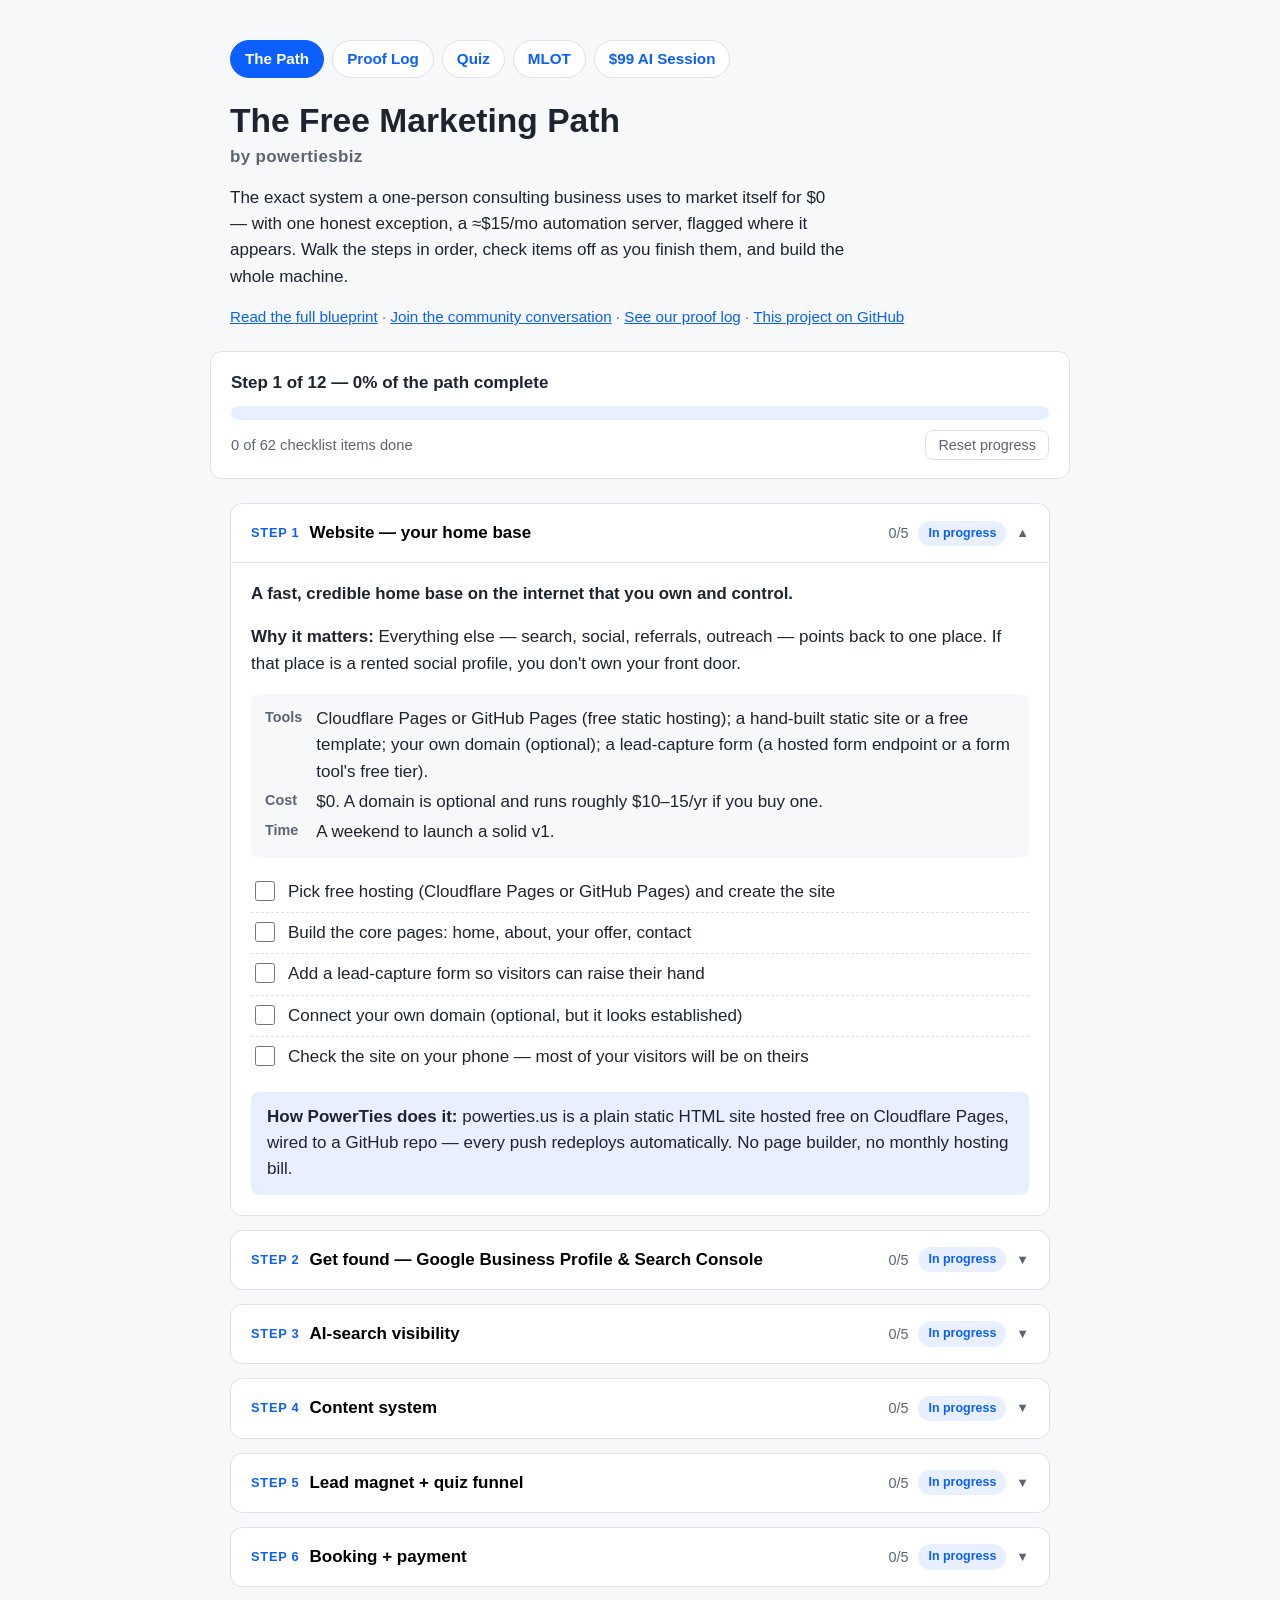
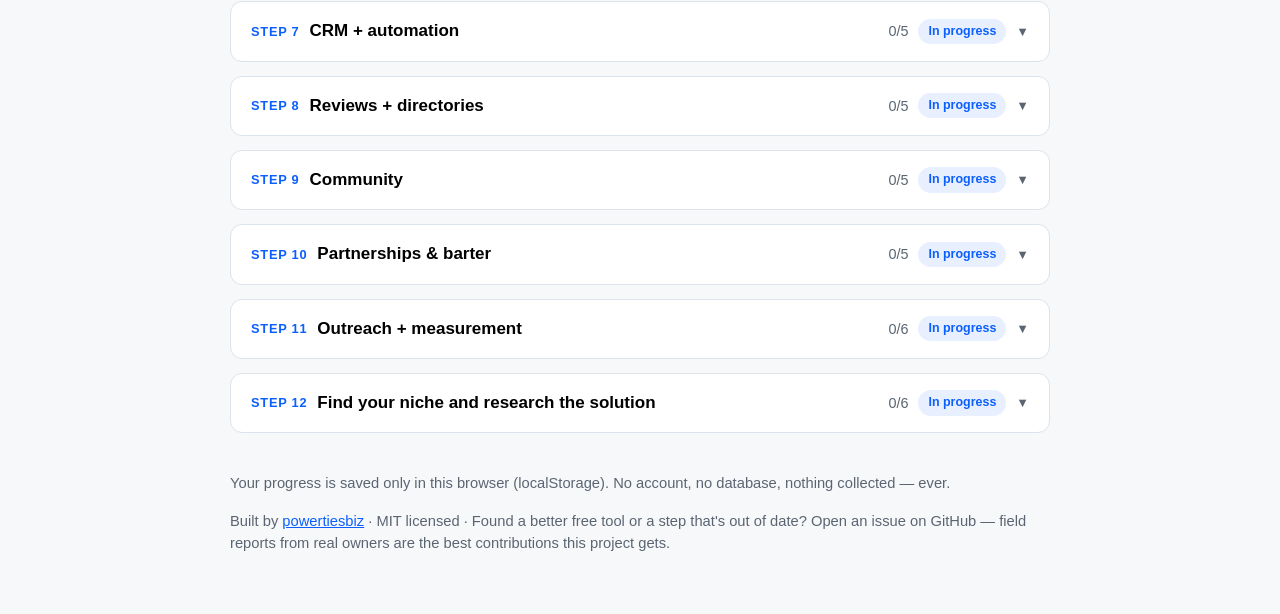
<file: index.html>
<!DOCTYPE html>
<html lang="en">
<head>
<meta charset="utf-8">
<meta name="viewport" content="width=device-width, initial-scale=1">
<title>The Free Marketing Path — by powertiesbiz</title>
<meta name="description" content="A step-by-step guided path to market your business for free (or nearly): the exact system PowerTies runs. Website, SEO, content, funnels, booking, CRM + automation, reviews, community, partnerships, outreach, finding your niche.">
<link rel="stylesheet" href="styles.css">
</head>
<body>
<header class="site-head">
  <nav class="site-nav" aria-label="Site">
    <a href="index.html" aria-current="page">The Path</a>
    <a href="proof-log.html">Proof Log</a>
    <a href="quiz.html">Quiz</a>
    <a href="mlot.html">MLOT</a>
    <a href="ai-session.html">$99 AI Session</a>
  </nav>
  <h1>The Free Marketing Path</h1>
  <p class="byline">by powertiesbiz</p>
  <p class="lede">The exact system a one-person consulting business uses to market itself for $0 — with one honest exception, a ≈$15/mo automation server, flagged where it appears. Walk the steps in order, check items off as you finish them, and build the whole machine.</p>
  <p class="head-links">
    <a href="docs/the-path.md">Read the full blueprint</a> ·
    <a href="docs/community-plan.md">Join the community conversation</a> ·
    <a href="proof-log.html">See our proof log</a> ·
    <a href="https://github.com/powertiesbiz-ai/free-marketing-path">This project on GitHub</a>
  </p>
</header>

<section class="progress-card" aria-label="Your progress">
  <p id="progress-status" class="progress-status">Step 1 of 12 — 0% of the path complete</p>
  <div class="progress-bar" role="progressbar" aria-label="Path completion">
    <div id="progress-fill" class="progress-fill" style="width:0%"></div>
  </div>
  <div class="progress-row">
    <span id="progress-count" class="progress-count">0 checklist items done</span>
    <button id="reset-progress" class="reset-btn" type="button">Reset progress</button>
  </div>
</section>

<main id="steps" aria-label="The steps"></main>

<footer class="site-foot">
  <p>Your progress is saved only in this browser (localStorage). No account, no database, nothing collected — ever.</p>
  <p>Built by <a href="https://github.com/powertiesbiz-ai">powertiesbiz</a> · MIT licensed · Found a better free tool or a step that's out of date? Open an issue on GitHub — field reports from real owners are the best contributions this project gets.</p>
</footer>

<script src="app.js"></script>
</body>
</html>
</file>
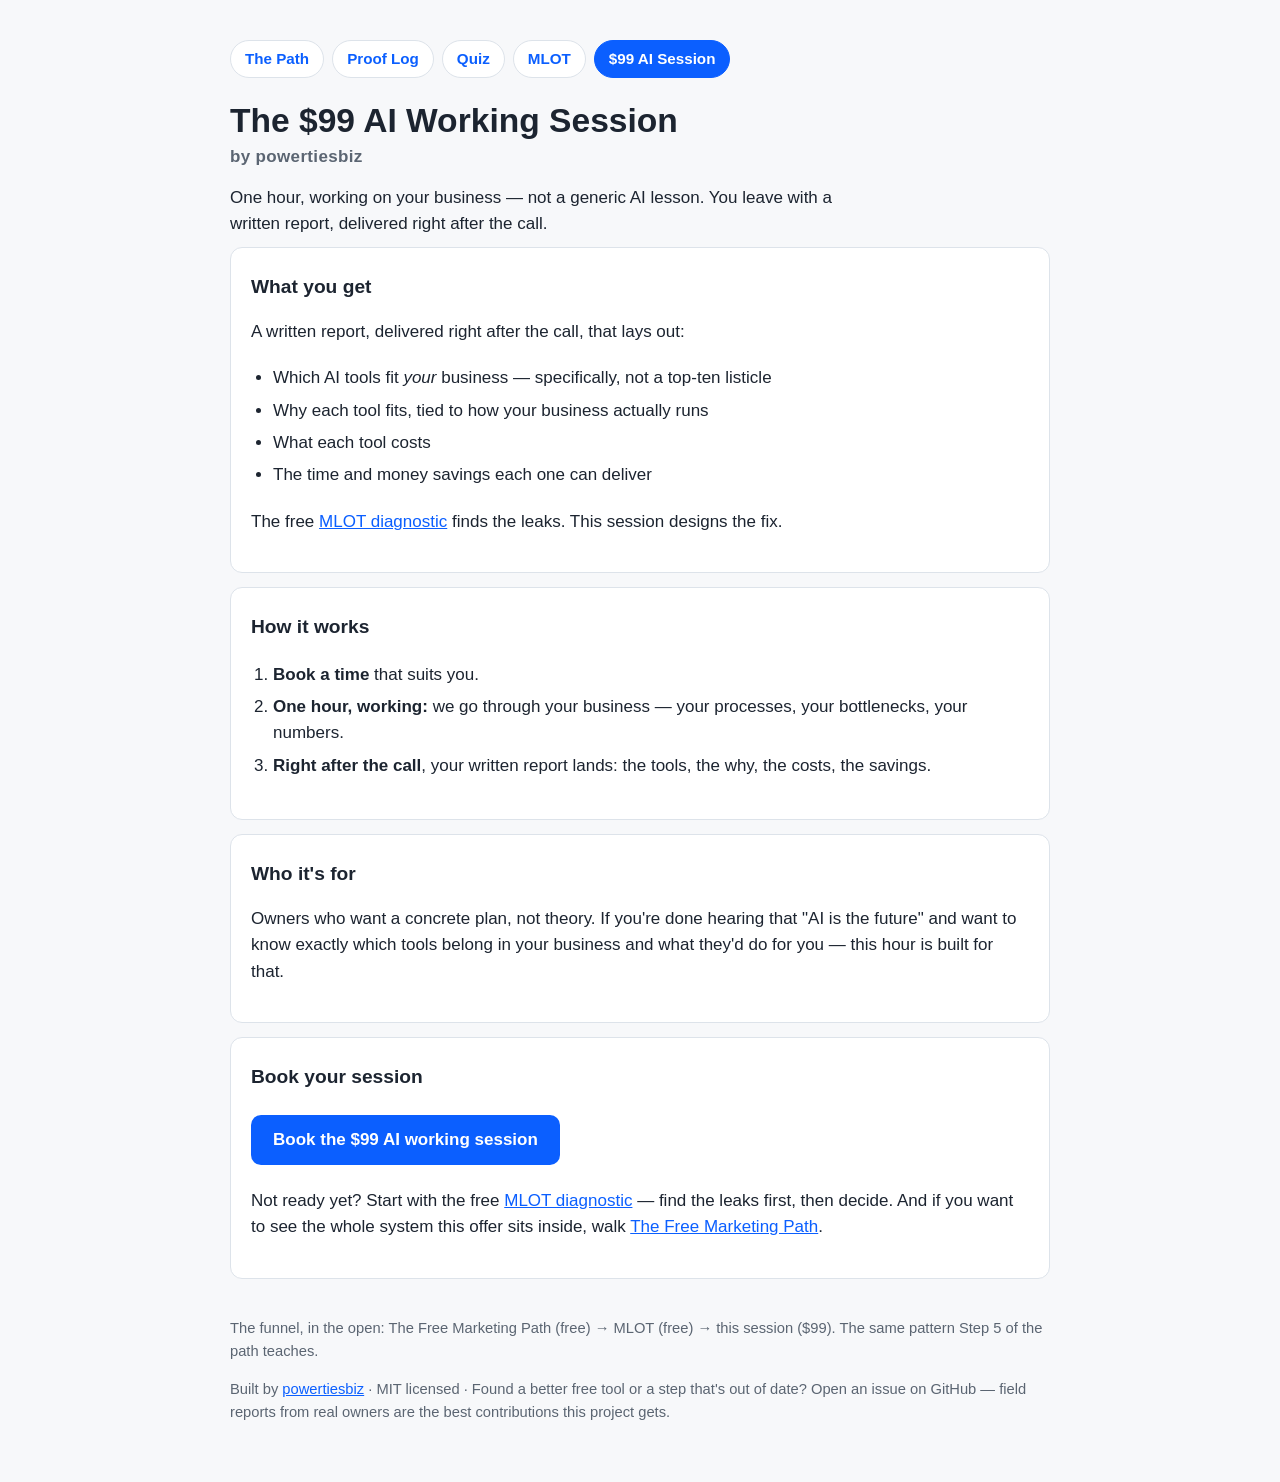
<file: ai-session.html>
<!DOCTYPE html>
<html lang="en">
<head>
<meta charset="utf-8">
<meta name="viewport" content="width=device-width, initial-scale=1">
<title>The $99 AI Working Session — by powertiesbiz</title>
<meta name="description" content="A one-hour AI working session — not a generic lesson. You get a written report right after the call: which AI tools fit your business, why, what they cost, and the time and money savings.">
<link rel="stylesheet" href="styles.css">
</head>
<body>
<header class="site-head">
  <nav class="site-nav" aria-label="Site">
    <a href="index.html">The Path</a>
    <a href="proof-log.html">Proof Log</a>
    <a href="quiz.html">Quiz</a>
    <a href="mlot.html">MLOT</a>
    <a href="ai-session.html" aria-current="page">$99 AI Session</a>
  </nav>
  <h1>The $99 AI Working Session</h1>
  <p class="byline">by powertiesbiz</p>
  <p class="lede">One hour, working on your business — not a generic AI lesson. You leave with a written report, delivered right after the call.</p>
</header>

<main>
  <section class="page-card">
    <h2>What you get</h2>
    <p>A written report, delivered right after the call, that lays out:</p>
    <ul>
      <li>Which AI tools fit <em>your</em> business — specifically, not a top-ten listicle</li>
      <li>Why each tool fits, tied to how your business actually runs</li>
      <li>What each tool costs</li>
      <li>The time and money savings each one can deliver</li>
    </ul>
    <p>The free <a href="mlot.html">MLOT diagnostic</a> finds the leaks. This session designs the fix.</p>
  </section>

  <section class="page-card">
    <h2>How it works</h2>
    <ol>
      <li><strong>Book a time</strong> that suits you.</li>
      <li><strong>One hour, working:</strong> we go through your business — your processes, your bottlenecks, your numbers.</li>
      <li><strong>Right after the call</strong>, your written report lands: the tools, the why, the costs, the savings.</li>
    </ol>
  </section>

  <section class="page-card">
    <h2>Who it's for</h2>
    <p>Owners who want a concrete plan, not theory. If you're done hearing that "AI is the future" and want to know exactly which tools belong in your business and what they'd do for you — this hour is built for that.</p>
  </section>

  <section class="page-card">
    <h2>Book your session</h2>
    <p><a class="cta-btn" href="https://calendly.com/powertiesbiz">Book the $99 AI working session</a></p>
    <p>Not ready yet? Start with the free <a href="mlot.html">MLOT diagnostic</a> — find the leaks first, then decide. And if you want to see the whole system this offer sits inside, walk <a href="index.html">The Free Marketing Path</a>.</p>
  </section>
</main>

<footer class="site-foot">
  <p>The funnel, in the open: The Free Marketing Path (free) → MLOT (free) → this session ($99). The same pattern Step 5 of the path teaches.</p>
  <p>Built by <a href="https://github.com/powertiesbiz-ai">powertiesbiz</a> · MIT licensed · Found a better free tool or a step that's out of date? Open an issue on GitHub — field reports from real owners are the best contributions this project gets.</p>
</footer>
</body>
</html>
</file>
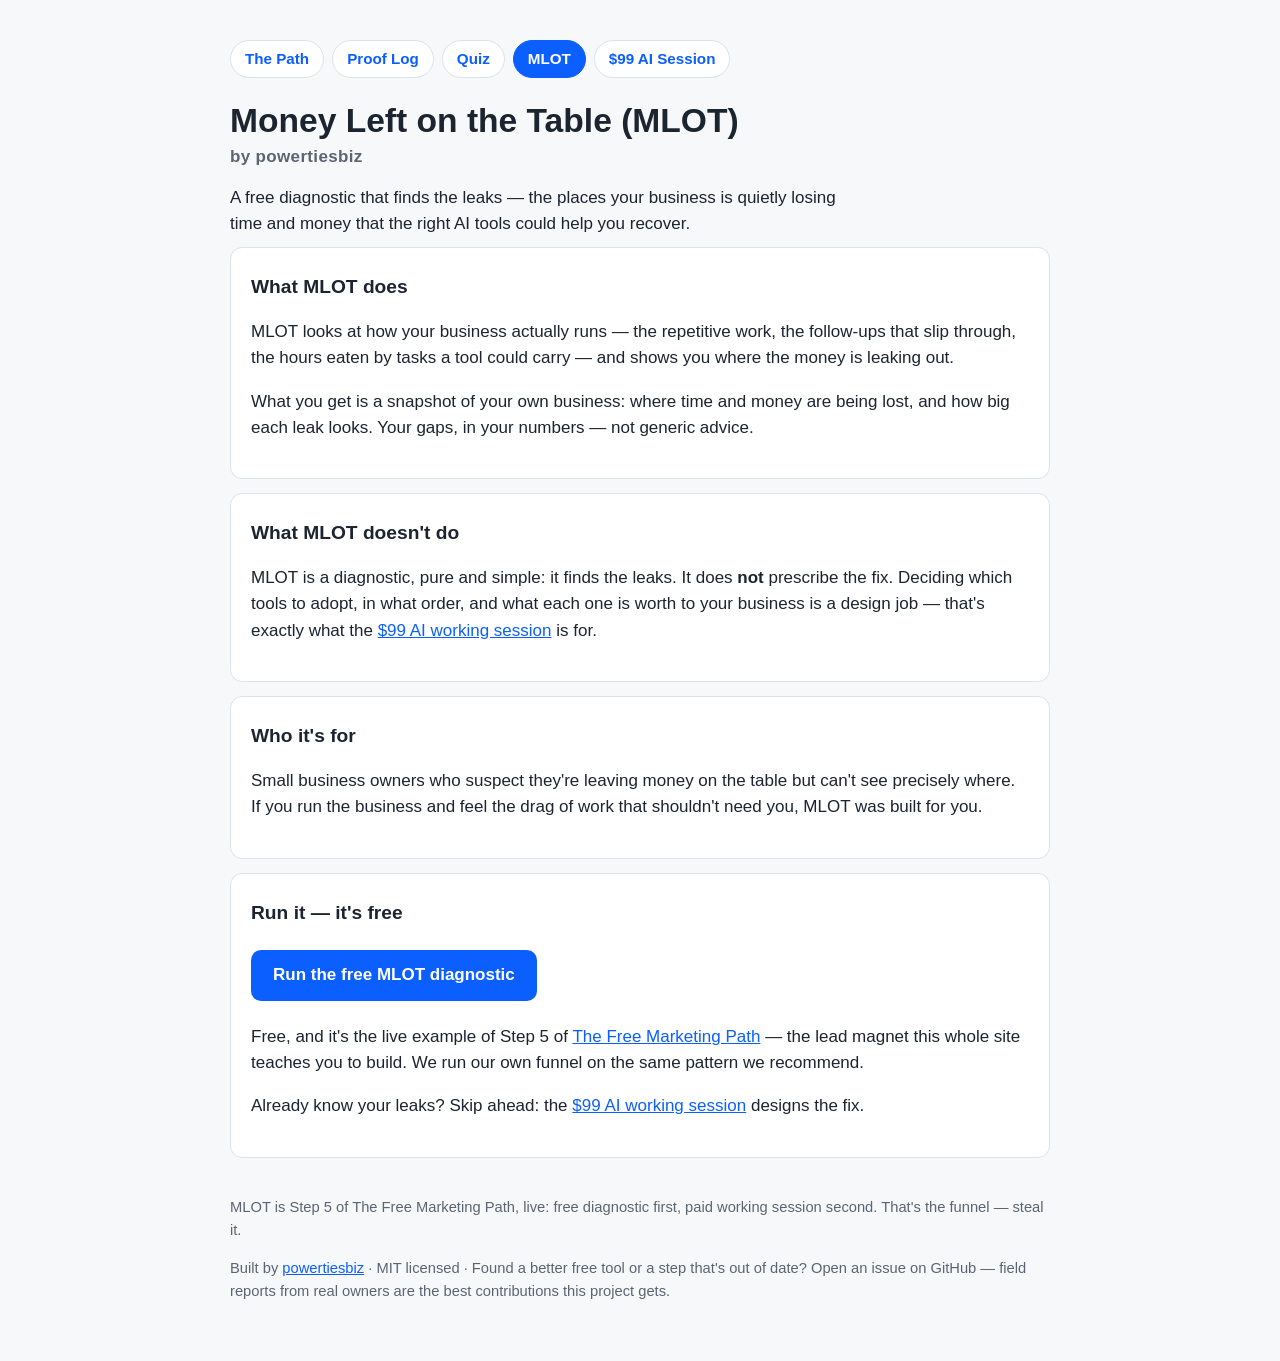
<file: mlot.html>
<!DOCTYPE html>
<html lang="en">
<head>
<meta charset="utf-8">
<meta name="viewport" content="width=device-width, initial-scale=1">
<title>MLOT — Money Left on the Table — by powertiesbiz</title>
<meta name="description" content="MLOT is a free diagnostic that finds the leaks — where your business is losing time and money the right AI tools could recover.">
<link rel="stylesheet" href="styles.css">
</head>
<body>
<header class="site-head">
  <nav class="site-nav" aria-label="Site">
    <a href="index.html">The Path</a>
    <a href="proof-log.html">Proof Log</a>
    <a href="quiz.html">Quiz</a>
    <a href="mlot.html" aria-current="page">MLOT</a>
    <a href="ai-session.html">$99 AI Session</a>
  </nav>
  <h1>Money Left on the Table (MLOT)</h1>
  <p class="byline">by powertiesbiz</p>
  <p class="lede">A free diagnostic that finds the leaks — the places your business is quietly losing time and money that the right AI tools could help you recover.</p>
</header>

<main>
  <section class="page-card">
    <h2>What MLOT does</h2>
    <p>MLOT looks at how your business actually runs — the repetitive work, the follow-ups that slip through, the hours eaten by tasks a tool could carry — and shows you where the money is leaking out.</p>
    <p>What you get is a snapshot of your own business: where time and money are being lost, and how big each leak looks. Your gaps, in your numbers — not generic advice.</p>
  </section>

  <section class="page-card">
    <h2>What MLOT doesn't do</h2>
    <p>MLOT is a diagnostic, pure and simple: it finds the leaks. It does <strong>not</strong> prescribe the fix. Deciding which tools to adopt, in what order, and what each one is worth to your business is a design job — that's exactly what the <a href="ai-session.html">$99 AI working session</a> is for.</p>
  </section>

  <section class="page-card">
    <h2>Who it's for</h2>
    <p>Small business owners who suspect they're leaving money on the table but can't see precisely where. If you run the business and feel the drag of work that shouldn't need you, MLOT was built for you.</p>
  </section>

  <section class="page-card">
    <h2>Run it — it's free</h2>
    <p><a class="cta-btn" href="https://mlot.vercel.app">Run the free MLOT diagnostic</a></p>
    <p>Free, and it's the live example of Step 5 of <a href="index.html">The Free Marketing Path</a> — the lead magnet this whole site teaches you to build. We run our own funnel on the same pattern we recommend.</p>
    <p>Already know your leaks? Skip ahead: the <a href="ai-session.html">$99 AI working session</a> designs the fix.</p>
  </section>
</main>

<footer class="site-foot">
  <p>MLOT is Step 5 of The Free Marketing Path, live: free diagnostic first, paid working session second. That's the funnel — steal it.</p>
  <p>Built by <a href="https://github.com/powertiesbiz-ai">powertiesbiz</a> · MIT licensed · Found a better free tool or a step that's out of date? Open an issue on GitHub — field reports from real owners are the best contributions this project gets.</p>
</footer>
</body>
</html>
</file>
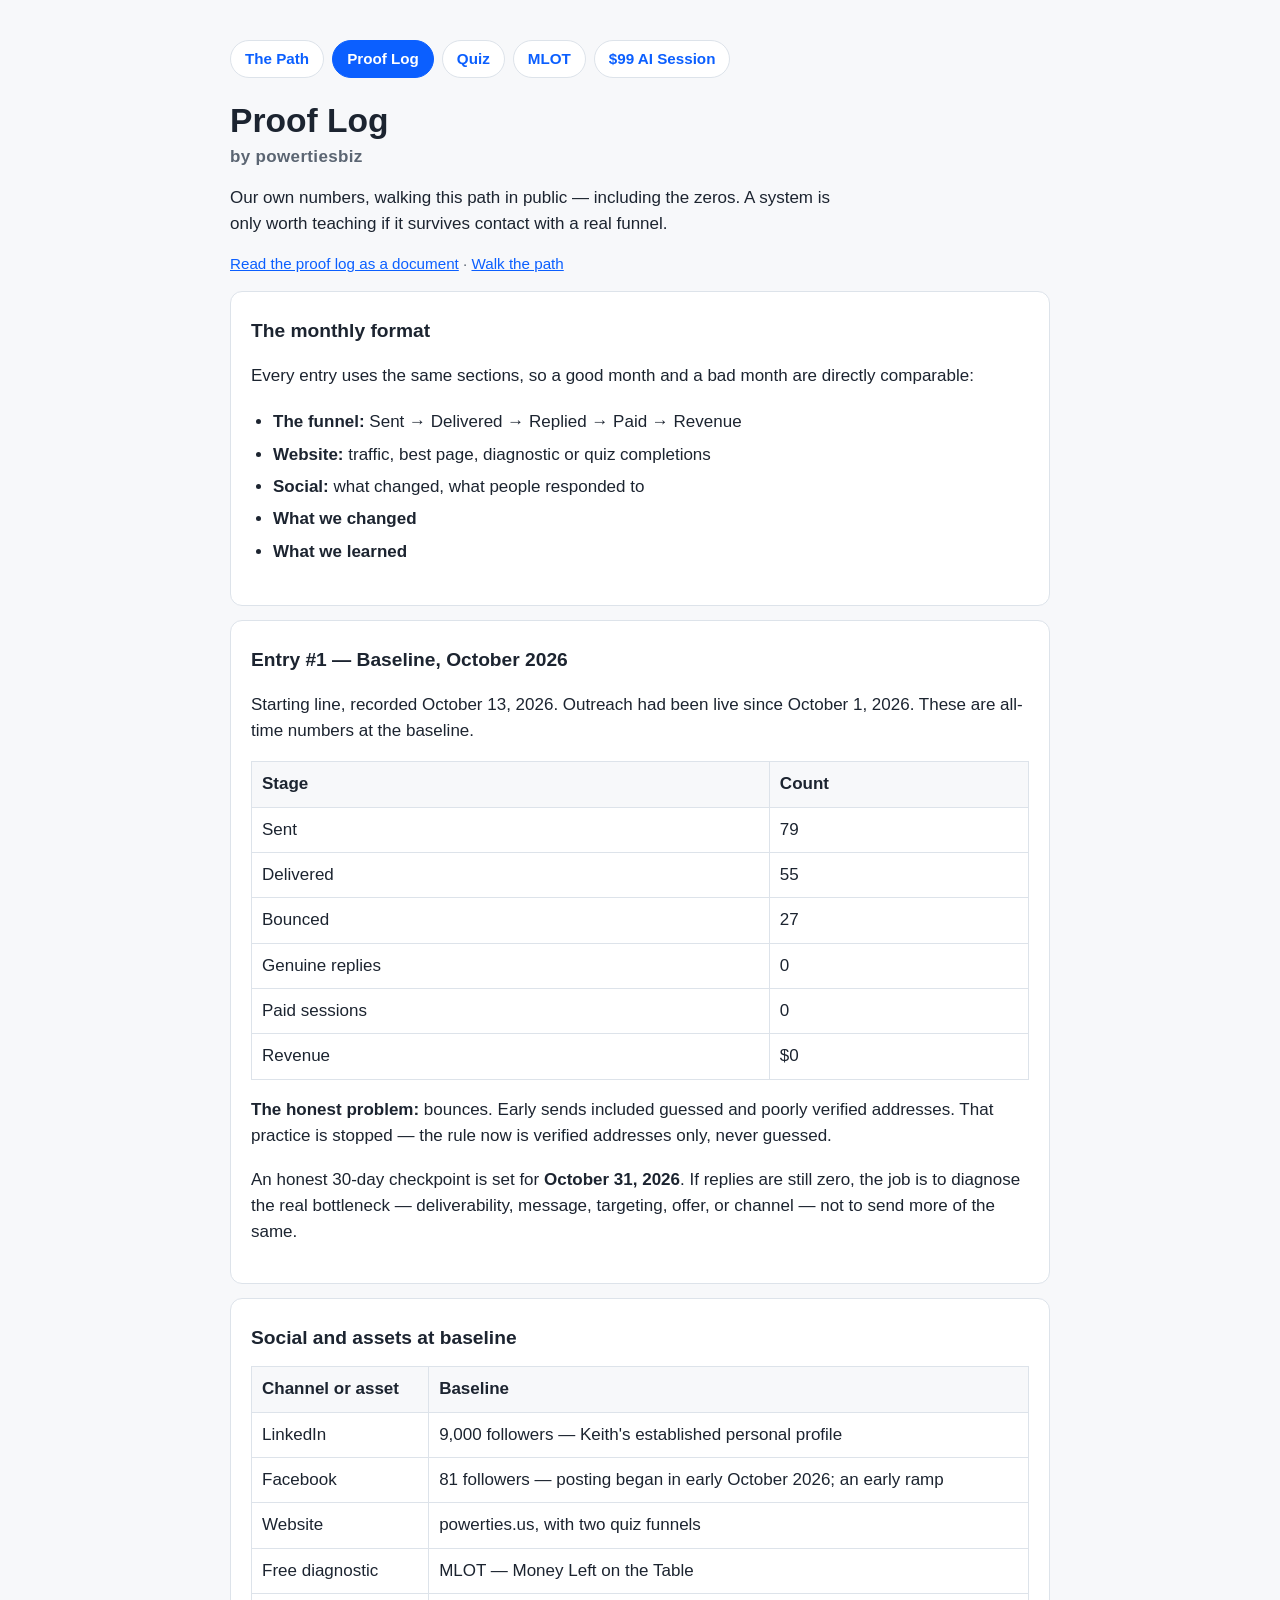
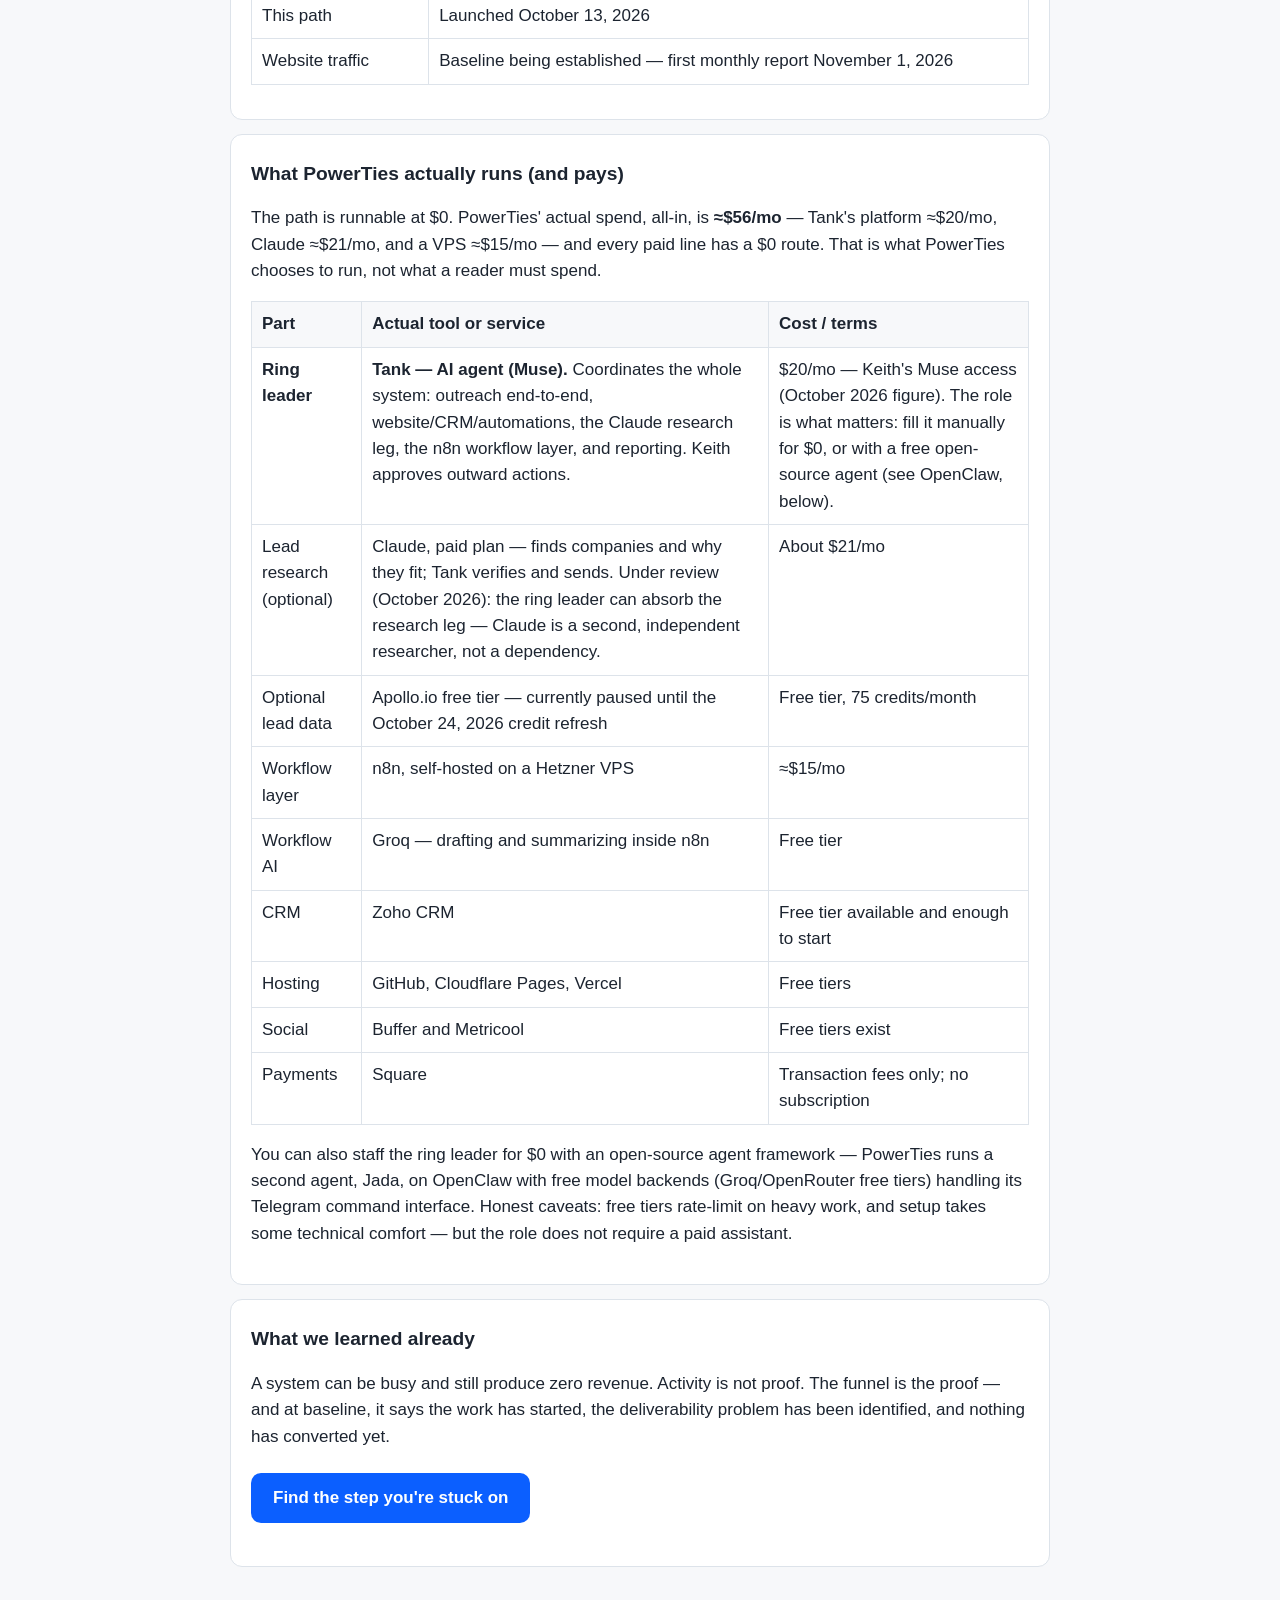
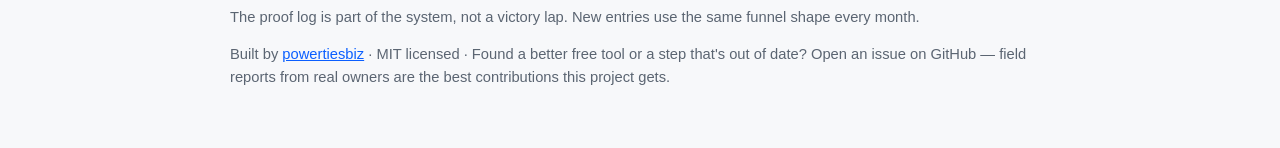
<file: proof-log.html>
<!DOCTYPE html>
<html lang="en">
<head>
<meta charset="utf-8">
<meta name="viewport" content="width=device-width, initial-scale=1">
<title>Proof Log — PowerTies' real numbers — by powertiesbiz</title>
<meta name="description" content="PowerTies publishes its own real marketing numbers walking the Free Marketing Path — including the zeros. Baseline: 79 sent, 0 paid, $0 revenue.">
<link rel="stylesheet" href="styles.css">
</head>
<body>
<header class="site-head">
  <nav class="site-nav" aria-label="Site">
    <a href="index.html">The Path</a>
    <a href="proof-log.html" aria-current="page">Proof Log</a>
    <a href="quiz.html">Quiz</a>
    <a href="mlot.html">MLOT</a>
    <a href="ai-session.html">$99 AI Session</a>
  </nav>
  <h1>Proof Log</h1>
  <p class="byline">by powertiesbiz</p>
  <p class="lede">Our own numbers, walking this path in public — including the zeros. A system is only worth teaching if it survives contact with a real funnel.</p>
  <p class="head-links"><a href="docs/proof-log.md">Read the proof log as a document</a> · <a href="index.html">Walk the path</a></p>
</header>

<main>
  <section class="page-card">
    <h2>The monthly format</h2>
    <p>Every entry uses the same sections, so a good month and a bad month are directly comparable:</p>
    <ul>
      <li><strong>The funnel:</strong> Sent → Delivered → Replied → Paid → Revenue</li>
      <li><strong>Website:</strong> traffic, best page, diagnostic or quiz completions</li>
      <li><strong>Social:</strong> what changed, what people responded to</li>
      <li><strong>What we changed</strong></li>
      <li><strong>What we learned</strong></li>
    </ul>
  </section>

  <section class="page-card">
    <h2>Entry #1 — Baseline, October 2026</h2>
    <p>Starting line, recorded October 13, 2026. Outreach had been live since October 1, 2026. These are all-time numbers at the baseline.</p>
    <div class="table-wrap">
      <table class="data-table">
        <thead><tr><th>Stage</th><th>Count</th></tr></thead>
        <tbody>
          <tr><td>Sent</td><td>79</td></tr>
          <tr><td>Delivered</td><td>55</td></tr>
          <tr><td>Bounced</td><td>27</td></tr>
          <tr><td>Genuine replies</td><td>0</td></tr>
          <tr><td>Paid sessions</td><td>0</td></tr>
          <tr><td>Revenue</td><td>$0</td></tr>
        </tbody>
      </table>
    </div>
    <p><strong>The honest problem:</strong> bounces. Early sends included guessed and poorly verified addresses. That practice is stopped — the rule now is verified addresses only, never guessed.</p>
    <p>An honest 30-day checkpoint is set for <strong>October 31, 2026</strong>. If replies are still zero, the job is to diagnose the real bottleneck — deliverability, message, targeting, offer, or channel — not to send more of the same.</p>
  </section>

  <section class="page-card">
    <h2>Social and assets at baseline</h2>
    <div class="table-wrap">
      <table class="data-table">
        <thead><tr><th>Channel or asset</th><th>Baseline</th></tr></thead>
        <tbody>
          <tr><td>LinkedIn</td><td>9,000 followers — Keith's established personal profile</td></tr>
          <tr><td>Facebook</td><td>81 followers — posting began in early October 2026; an early ramp</td></tr>
          <tr><td>Website</td><td>powerties.us, with two quiz funnels</td></tr>
          <tr><td>Free diagnostic</td><td>MLOT — Money Left on the Table</td></tr>
          <tr><td>This path</td><td>Launched October 13, 2026</td></tr>
          <tr><td>Website traffic</td><td>Baseline being established — first monthly report November 1, 2026</td></tr>
        </tbody>
      </table>
    </div>
  </section>

  <section class="page-card">
    <h2>What PowerTies actually runs (and pays)</h2>
    <p>The path is runnable at $0. PowerTies' actual spend, all-in, is <strong>≈$56/mo</strong> — Tank's platform ≈$20/mo, Claude ≈$21/mo, and a VPS ≈$15/mo — and every paid line has a $0 route. That is what PowerTies chooses to run, not what a reader must spend.</p>
    <div class="table-wrap">
      <table class="data-table">
        <thead><tr><th>Part</th><th>Actual tool or service</th><th>Cost / terms</th></tr></thead>
        <tbody>
          <tr>
            <td><strong>Ring leader</strong></td>
            <td><strong>Tank — AI agent (Muse).</strong> Coordinates the whole system: outreach end-to-end, website/CRM/automations, the Claude research leg, the n8n workflow layer, and reporting. Keith approves outward actions.</td>
            <td>$20/mo — Keith's Muse access (October 2026 figure). The role is what matters: fill it manually for $0, or with a free open-source agent (see OpenClaw, below).</td>
          </tr>
          <tr><td>Lead research (optional)</td><td>Claude, paid plan — finds companies and why they fit; Tank verifies and sends. Under review (October 2026): the ring leader can absorb the research leg — Claude is a second, independent researcher, not a dependency.</td><td>About $21/mo</td></tr>
          <tr><td>Optional lead data</td><td>Apollo.io free tier — currently paused until the October 24, 2026 credit refresh</td><td>Free tier, 75 credits/month</td></tr>
          <tr><td>Workflow layer</td><td>n8n, self-hosted on a Hetzner VPS</td><td>≈$15/mo</td></tr>
          <tr><td>Workflow AI</td><td>Groq — drafting and summarizing inside n8n</td><td>Free tier</td></tr>
          <tr><td>CRM</td><td>Zoho CRM</td><td>Free tier available and enough to start</td></tr>
          <tr><td>Hosting</td><td>GitHub, Cloudflare Pages, Vercel</td><td>Free tiers</td></tr>
          <tr><td>Social</td><td>Buffer and Metricool</td><td>Free tiers exist</td></tr>
          <tr><td>Payments</td><td>Square</td><td>Transaction fees only; no subscription</td></tr>
        </tbody>
      </table>
    </div>
    <p>You can also staff the ring leader for $0 with an open-source agent framework — PowerTies runs a second agent, Jada, on OpenClaw with free model backends (Groq/OpenRouter free tiers) handling its Telegram command interface. Honest caveats: free tiers rate-limit on heavy work, and setup takes some technical comfort — but the role does not require a paid assistant.</p>
  </section>

  <section class="page-card">
    <h2>What we learned already</h2>
    <p>A system can be busy and still produce zero revenue. Activity is not proof. The funnel is the proof — and at baseline, it says the work has started, the deliverability problem has been identified, and nothing has converted yet.</p>
    <p><a class="cta-btn" href="quiz.html">Find the step you're stuck on</a></p>
  </section>
</main>

<footer class="site-foot">
  <p>The proof log is part of the system, not a victory lap. New entries use the same funnel shape every month.</p>
  <p>Built by <a href="https://github.com/powertiesbiz-ai">powertiesbiz</a> · MIT licensed · Found a better free tool or a step that's out of date? Open an issue on GitHub — field reports from real owners are the best contributions this project gets.</p>
</footer>
</body>
</html>
</file>
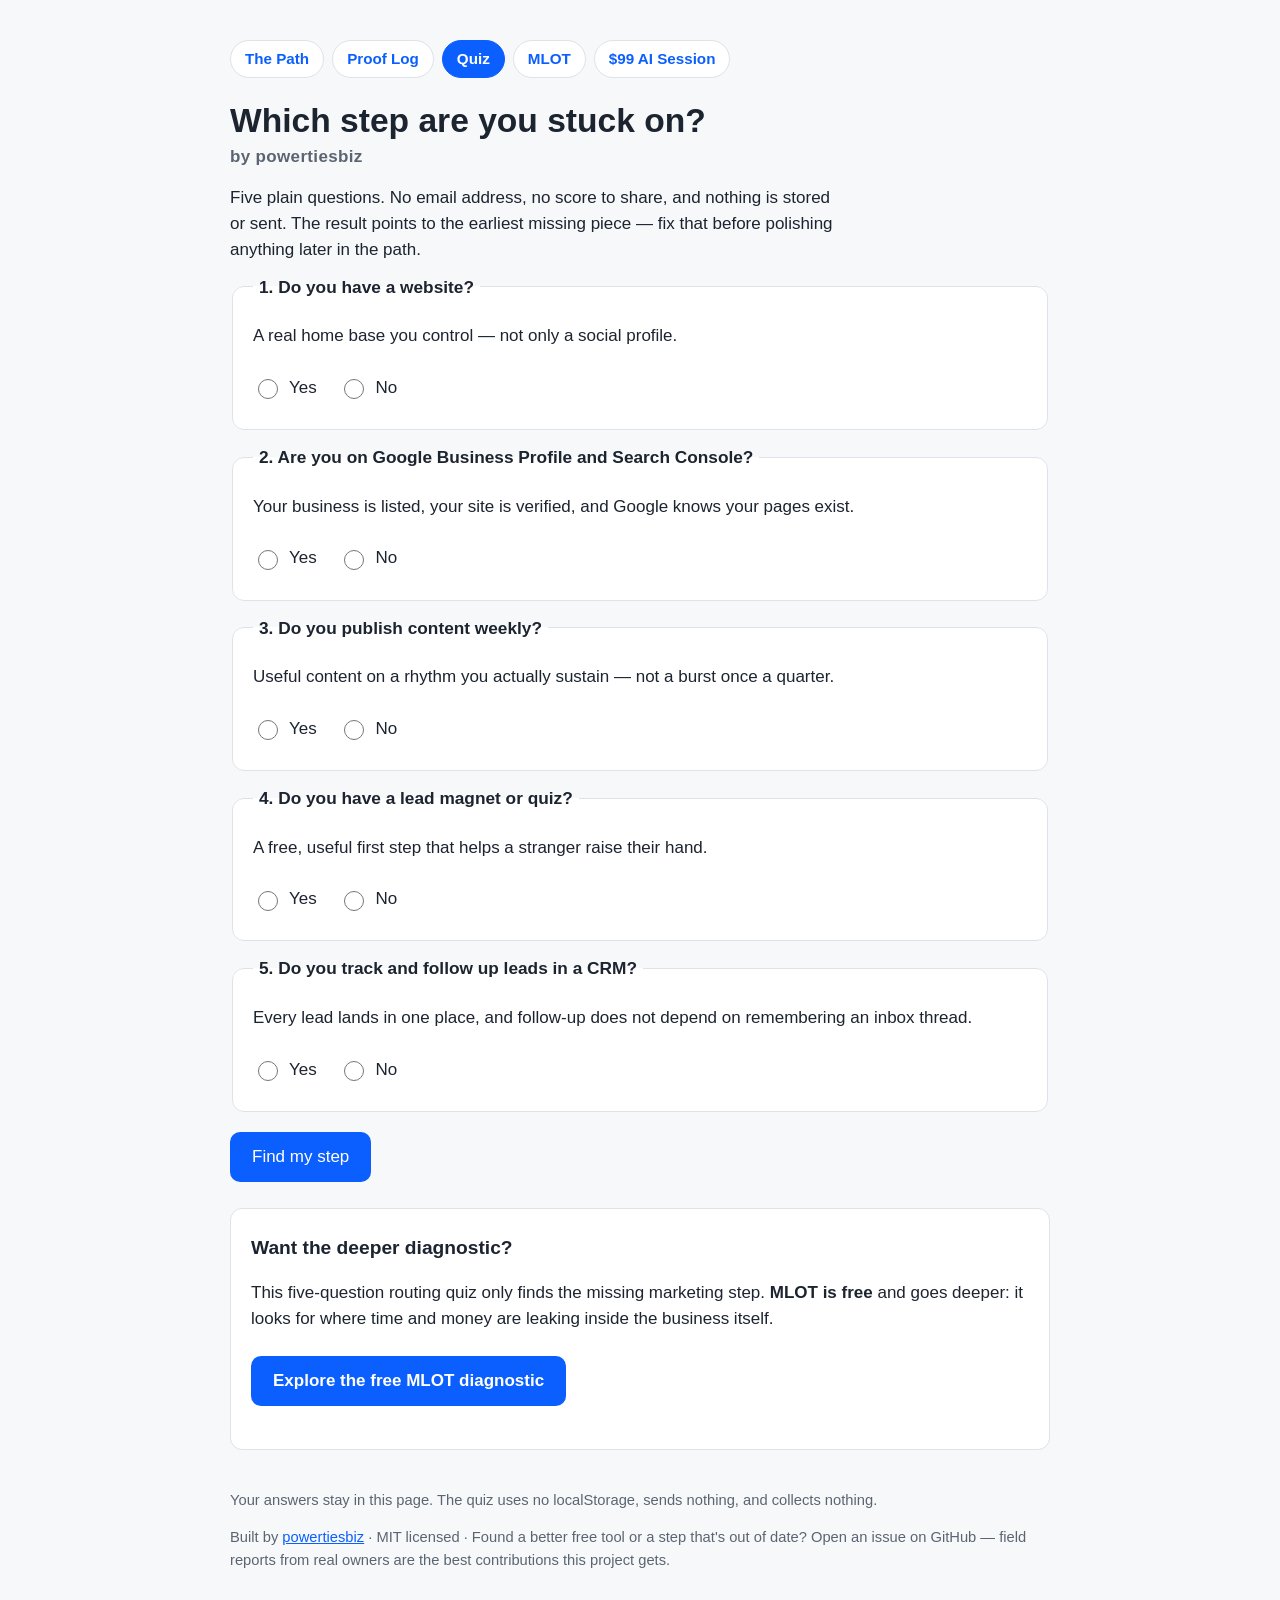
<file: quiz.html>
<!DOCTYPE html>
<html lang="en">
<head>
<meta charset="utf-8">
<meta name="viewport" content="width=device-width, initial-scale=1">
<title>Which Step Are You Stuck On? — Free Marketing Path Quiz</title>
<meta name="description" content="Answer five plain questions and find the earliest step of the Free Marketing Path that needs your attention.">
<link rel="stylesheet" href="styles.css">
</head>
<body>
<header class="site-head">
  <nav class="site-nav" aria-label="Site">
    <a href="index.html">The Path</a>
    <a href="proof-log.html">Proof Log</a>
    <a href="quiz.html" aria-current="page">Quiz</a>
    <a href="mlot.html">MLOT</a>
    <a href="ai-session.html">$99 AI Session</a>
  </nav>
  <h1>Which step are you stuck on?</h1>
  <p class="byline">by powertiesbiz</p>
  <p class="lede">Five plain questions. No email address, no score to share, and nothing is stored or sent. The result points to the earliest missing piece — fix that before polishing anything later in the path.</p>
</header>

<main>
  <form id="stuck-quiz" class="quiz-form">
    <fieldset class="page-card quiz-question">
      <legend>1. Do you have a website?</legend>
      <p>A real home base you control — not only a social profile.</p>
      <label><input type="radio" name="website" value="yes" required> Yes</label>
      <label><input type="radio" name="website" value="no"> No</label>
    </fieldset>

    <fieldset class="page-card quiz-question">
      <legend>2. Are you on Google Business Profile and Search Console?</legend>
      <p>Your business is listed, your site is verified, and Google knows your pages exist.</p>
      <label><input type="radio" name="google" value="yes" required> Yes</label>
      <label><input type="radio" name="google" value="no"> No</label>
    </fieldset>

    <fieldset class="page-card quiz-question">
      <legend>3. Do you publish content weekly?</legend>
      <p>Useful content on a rhythm you actually sustain — not a burst once a quarter.</p>
      <label><input type="radio" name="content" value="yes" required> Yes</label>
      <label><input type="radio" name="content" value="no"> No</label>
    </fieldset>

    <fieldset class="page-card quiz-question">
      <legend>4. Do you have a lead magnet or quiz?</legend>
      <p>A free, useful first step that helps a stranger raise their hand.</p>
      <label><input type="radio" name="leadMagnet" value="yes" required> Yes</label>
      <label><input type="radio" name="leadMagnet" value="no"> No</label>
    </fieldset>

    <fieldset class="page-card quiz-question">
      <legend>5. Do you track and follow up leads in a CRM?</legend>
      <p>Every lead lands in one place, and follow-up does not depend on remembering an inbox thread.</p>
      <label><input type="radio" name="crm" value="yes" required> Yes</label>
      <label><input type="radio" name="crm" value="no"> No</label>
    </fieldset>

    <p id="quiz-error" class="quiz-error" role="alert" hidden>Please answer all five questions.</p>
    <button class="cta-btn quiz-submit" type="submit">Find my step</button>
  </form>

  <section id="quiz-result" class="page-card quiz-result" aria-live="polite" hidden>
    <p class="step-num" id="result-kicker">Start here</p>
    <h2 id="result-title"></h2>
    <p id="result-why"></p>
    <p><a id="result-link" class="cta-btn" href="index.html">Go to this step on the path</a></p>
    <p id="result-note"></p>
  </section>

  <section class="page-card">
    <h2>Want the deeper diagnostic?</h2>
    <p>This five-question routing quiz only finds the missing marketing step. <strong>MLOT is free</strong> and goes deeper: it looks for where time and money are leaking inside the business itself.</p>
    <p><a class="cta-btn" href="mlot.html">Explore the free MLOT diagnostic</a></p>
  </section>
</main>

<footer class="site-foot">
  <p>Your answers stay in this page. The quiz uses no localStorage, sends nothing, and collects nothing.</p>
  <p>Built by <a href="https://github.com/powertiesbiz-ai">powertiesbiz</a> · MIT licensed · Found a better free tool or a step that's out of date? Open an issue on GitHub — field reports from real owners are the best contributions this project gets.</p>
</footer>

<script src="quiz.js"></script>
</body>
</html>
</file>
<file: styles.css>
/* The Free Marketing Path — plain, readable, mobile-friendly. No frameworks. */
:root {
  --ink: #1c2430;
  --muted: #5b6572;
  --line: #dde3ea;
  --bg: #f7f8fa;
  --card: #ffffff;
  --accent: #0b5fff;
  --accent-soft: #e8efff;
  --done: #177245;
  --done-soft: #e6f4ec;
  --radius: 12px;
}

* { box-sizing: border-box; }

body {
  margin: 0;
  font-family: -apple-system, BlinkMacSystemFont, "Segoe UI", Roboto, Helvetica, Arial, sans-serif;
  color: var(--ink);
  background: var(--bg);
  line-height: 1.55;
  font-size: 17px;
}

a { color: var(--accent); }

.site-head, .progress-card, main, .site-foot {
  max-width: 860px;
  margin: 0 auto;
  padding: 0 20px;
}

.site-head { padding-top: 40px; }
.site-head h1 {
  font-size: 2.1rem;
  line-height: 1.15;
  margin: 0 0 4px;
}
.byline {
  margin: 0 0 14px;
  color: var(--muted);
  font-weight: 600;
  letter-spacing: 0.02em;
}
.lede { margin: 0 0 10px; max-width: 65ch; }
.head-links { color: var(--muted); font-size: 0.95rem; }

.progress-card {
  margin-top: 22px;
  margin-bottom: 24px;
  background: var(--card);
  border: 1px solid var(--line);
  border-radius: var(--radius);
  padding: 18px 20px;
}
.progress-status { font-weight: 700; margin: 0 0 10px; }
.progress-bar {
  height: 14px;
  background: var(--accent-soft);
  border-radius: 999px;
  overflow: hidden;
}
.progress-fill {
  height: 100%;
  background: var(--accent);
  border-radius: 999px;
  transition: width 0.35s ease;
}
.progress-row {
  display: flex;
  justify-content: space-between;
  align-items: center;
  margin-top: 10px;
  gap: 12px;
  flex-wrap: wrap;
}
.progress-count { color: var(--muted); font-size: 0.92rem; }
.reset-btn {
  background: none;
  border: 1px solid var(--line);
  border-radius: 8px;
  padding: 6px 12px;
  font-size: 0.9rem;
  color: var(--muted);
  cursor: pointer;
}
.reset-btn:hover { color: var(--ink); border-color: var(--muted); }

.step {
  background: var(--card);
  border: 1px solid var(--line);
  border-radius: var(--radius);
  margin-bottom: 14px;
  overflow: hidden;
}
.step.is-done { border-color: var(--done); }

.step-head {
  display: flex;
  align-items: center;
  gap: 10px;
  width: 100%;
  text-align: left;
  background: none;
  border: none;
  padding: 16px 20px;
  font: inherit;
  cursor: pointer;
  flex-wrap: wrap;
}
.step-head:hover { background: #fafbfc; }
.step-num {
  font-size: 0.8rem;
  font-weight: 700;
  text-transform: uppercase;
  letter-spacing: 0.06em;
  color: var(--accent);
  white-space: nowrap;
}
.step.is-done .step-num { color: var(--done); }
.step-title { font-weight: 700; flex: 1 1 220px; }
.step-count { color: var(--muted); font-size: 0.9rem; white-space: nowrap; }
.step-pill {
  font-size: 0.78rem;
  font-weight: 700;
  padding: 3px 10px;
  border-radius: 999px;
  background: var(--accent-soft);
  color: var(--accent);
  white-space: nowrap;
}
.step.is-done .step-pill { background: var(--done-soft); color: var(--done); }
.step-chev { color: var(--muted); font-size: 0.8rem; }

.step-body {
  padding: 4px 20px 20px;
  border-top: 1px solid var(--line);
}
.step-body .goal { font-size: 1.05rem; font-weight: 600; margin-top: 14px; }

.step-meta {
  display: grid;
  grid-template-columns: max-content 1fr;
  gap: 4px 14px;
  margin: 14px 0;
  background: var(--bg);
  border-radius: 8px;
  padding: 12px 14px;
}
.step-meta dt { font-weight: 700; color: var(--muted); font-size: 0.9rem; }
.step-meta dd { margin: 0; }

.checklist { list-style: none; margin: 14px 0; padding: 0; }
.checklist li { padding: 7px 0; border-bottom: 1px dashed var(--line); }
.checklist li:last-child { border-bottom: none; }
.checklist label { display: flex; gap: 10px; align-items: flex-start; cursor: pointer; }
.checklist input[type="checkbox"] {
  width: 20px; height: 20px; margin-top: 2px; flex: 0 0 auto;
  accent-color: var(--accent);
}

.step-notes {
  background: #fff8e6;
  border: 1px solid #f0dfa8;
  border-radius: 8px;
  padding: 12px 16px;
  margin: 14px 0;
}
.step-notes ul { margin: 8px 0 0; padding-left: 20px; }

.powerties-note {
  background: var(--accent-soft);
  border-radius: 8px;
  padding: 12px 16px;
  margin: 14px 0 0;
}

.site-foot {
  color: var(--muted);
  font-size: 0.92rem;
  padding-top: 10px;
  padding-bottom: 44px;
}


/* Site nav + standalone pages (MLOT, $99 session) */
.site-nav {
  display: flex;
  gap: 8px;
  flex-wrap: wrap;
  margin-bottom: 24px;
}
.site-nav a {
  text-decoration: none;
  padding: 6px 14px;
  border: 1px solid var(--line);
  border-radius: 999px;
  background: var(--card);
  font-size: 0.95rem;
  font-weight: 600;
}
.site-nav a:hover { border-color: var(--muted); }
.site-nav a[aria-current="page"] {
  background: var(--accent);
  border-color: var(--accent);
  color: #fff;
}

.page-card {
  background: var(--card);
  border: 1px solid var(--line);
  border-radius: var(--radius);
  padding: 6px 20px 20px;
  margin-bottom: 14px;
}
.page-card h2 { font-size: 1.2rem; margin: 18px 0 8px; }
.page-card ul, .page-card ol { padding-left: 22px; }
.page-card li { padding: 3px 0; }

.cta-btn {
  display: inline-block;
  background: var(--accent);
  color: #fff;
  text-decoration: none;
  font-weight: 700;
  padding: 12px 22px;
  border-radius: 10px;
  margin: 6px 0;
}
.cta-btn:hover { filter: brightness(1.08); }

@media (max-width: 560px) {
  body { font-size: 16px; }
  .site-head { padding-top: 26px; }
  .site-head h1 { font-size: 1.7rem; }
  .step-head { padding: 14px 16px; }
  .step-body { padding: 4px 16px 16px; }
  .step-meta { grid-template-columns: 1fr; }
  .step-meta dt { margin-top: 6px; }
}

/* Proof-log tables */
.table-wrap { overflow-x: auto; margin: 14px 0; }
.data-table { width: 100%; border-collapse: collapse; min-width: 520px; }
.data-table th, .data-table td { border: 1px solid var(--line); padding: 9px 10px; text-align: left; vertical-align: top; }
.data-table th { background: var(--bg); }

/* Stuck-on quiz */
.quiz-form { margin-bottom: 20px; }
.quiz-question legend { font-weight: 700; font-size: 1.08rem; padding: 0 6px; }
.quiz-question label { display: inline-flex; align-items: center; gap: 8px; margin: 8px 18px 8px 0; cursor: pointer; }
.quiz-question input[type="radio"] { width: 20px; height: 20px; accent-color: var(--accent); }
.quiz-error { color: #9b1c1c; font-weight: 700; }
.quiz-submit { border: none; font: inherit; cursor: pointer; }
.quiz-result { border-color: var(--accent); }
@media (max-width: 560px) { .data-table { min-width: 460px; } }
</file>
